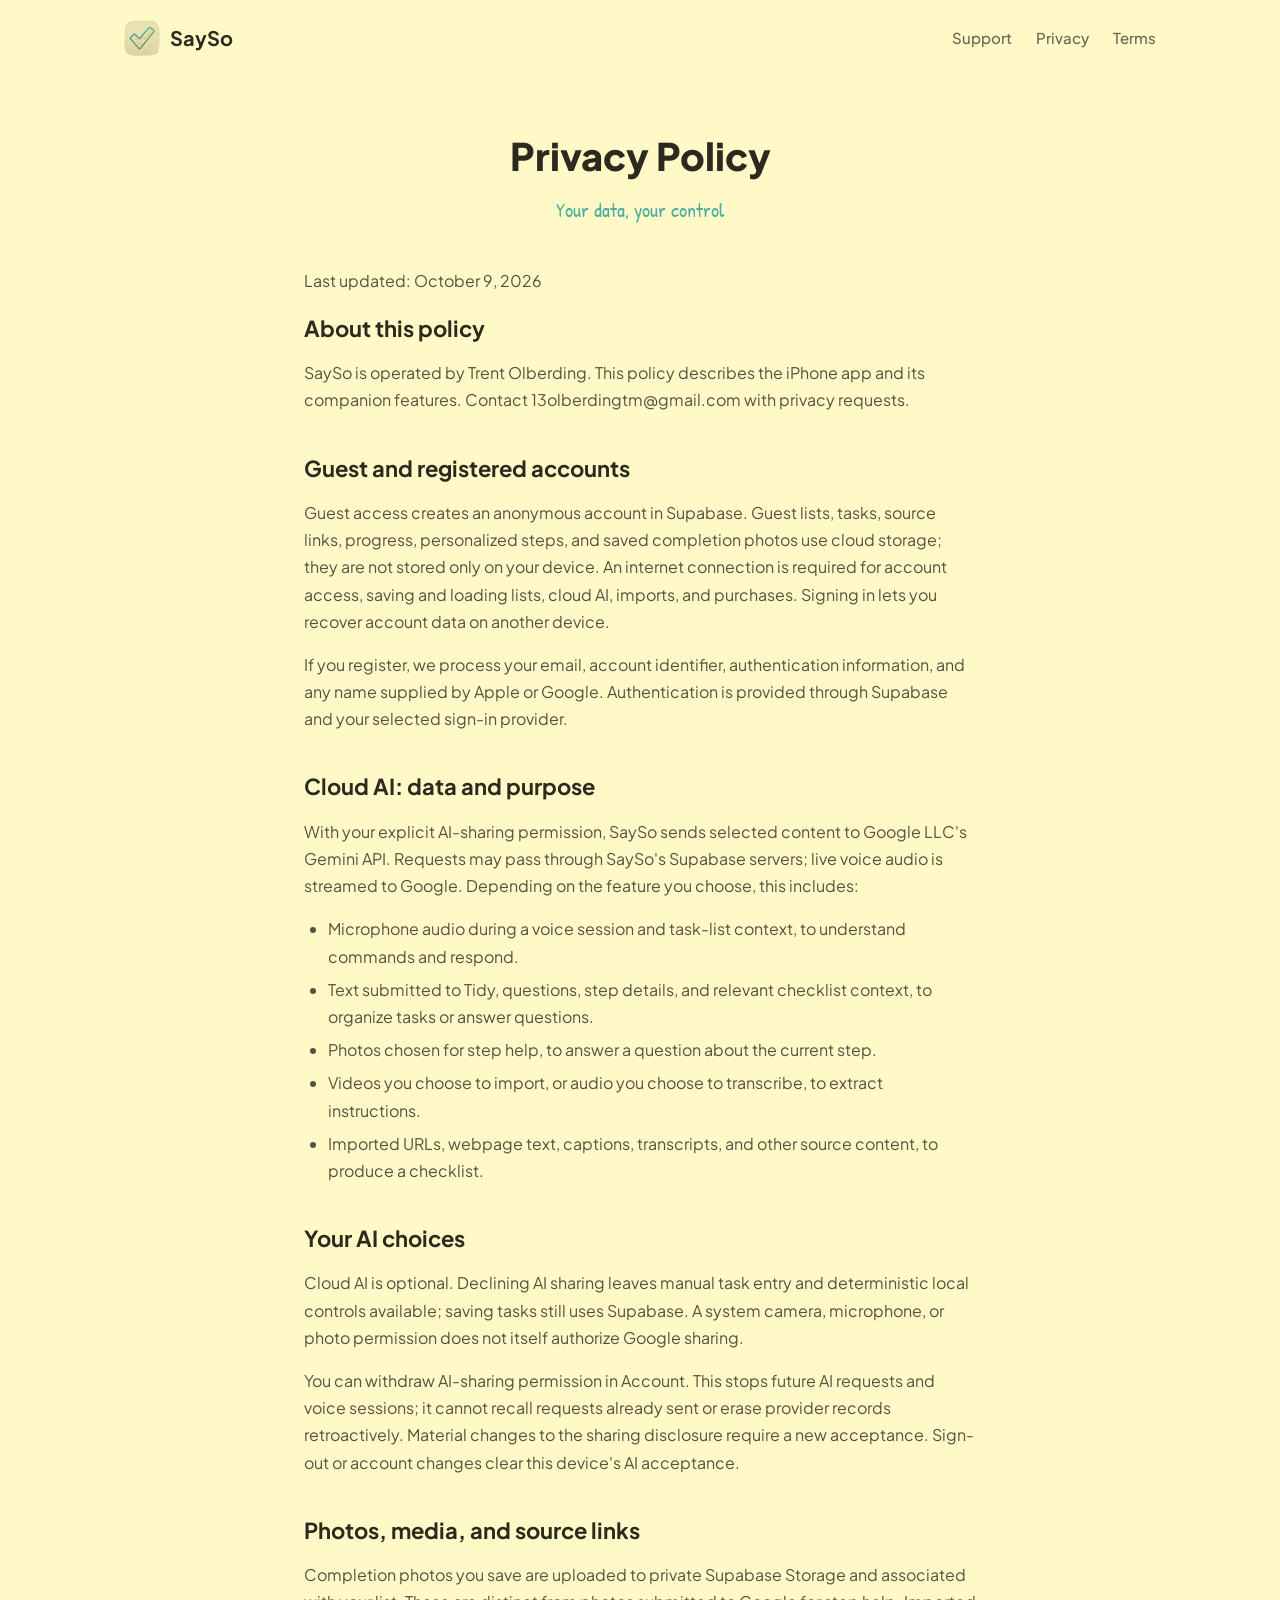
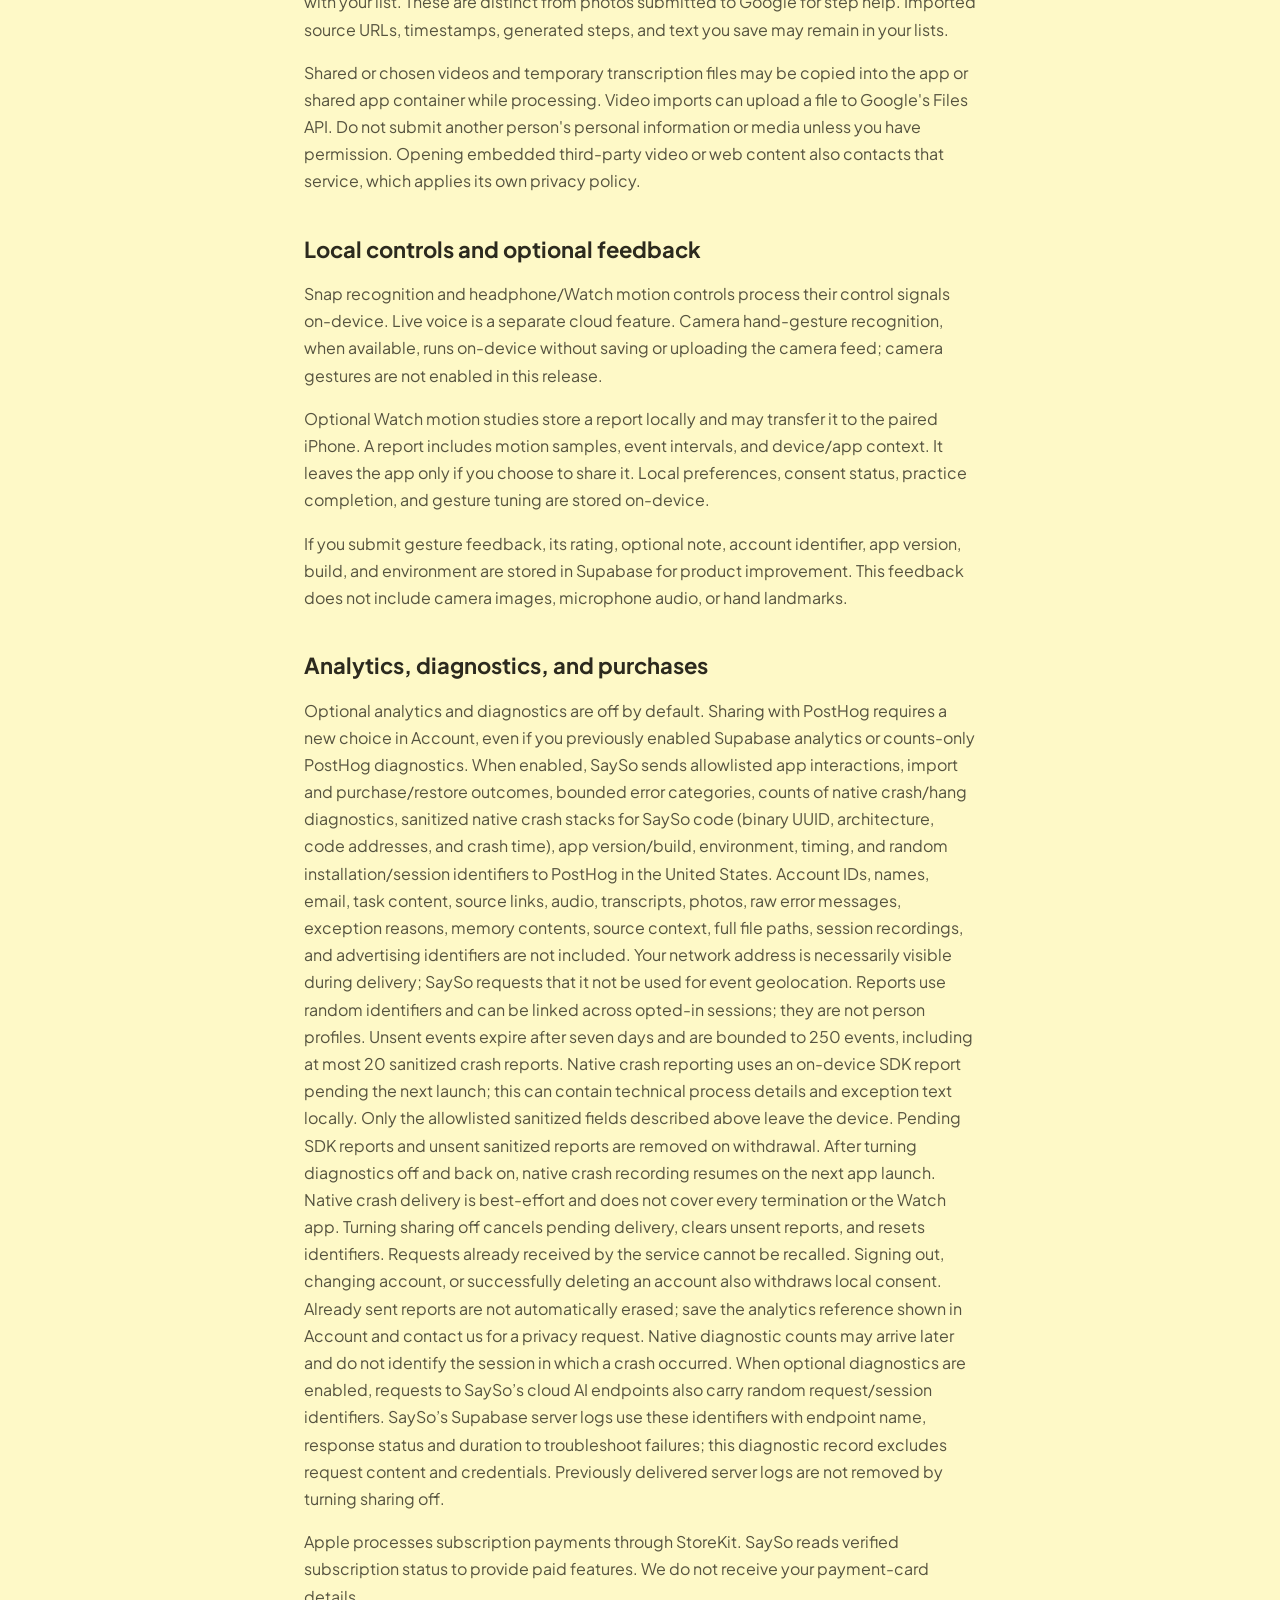
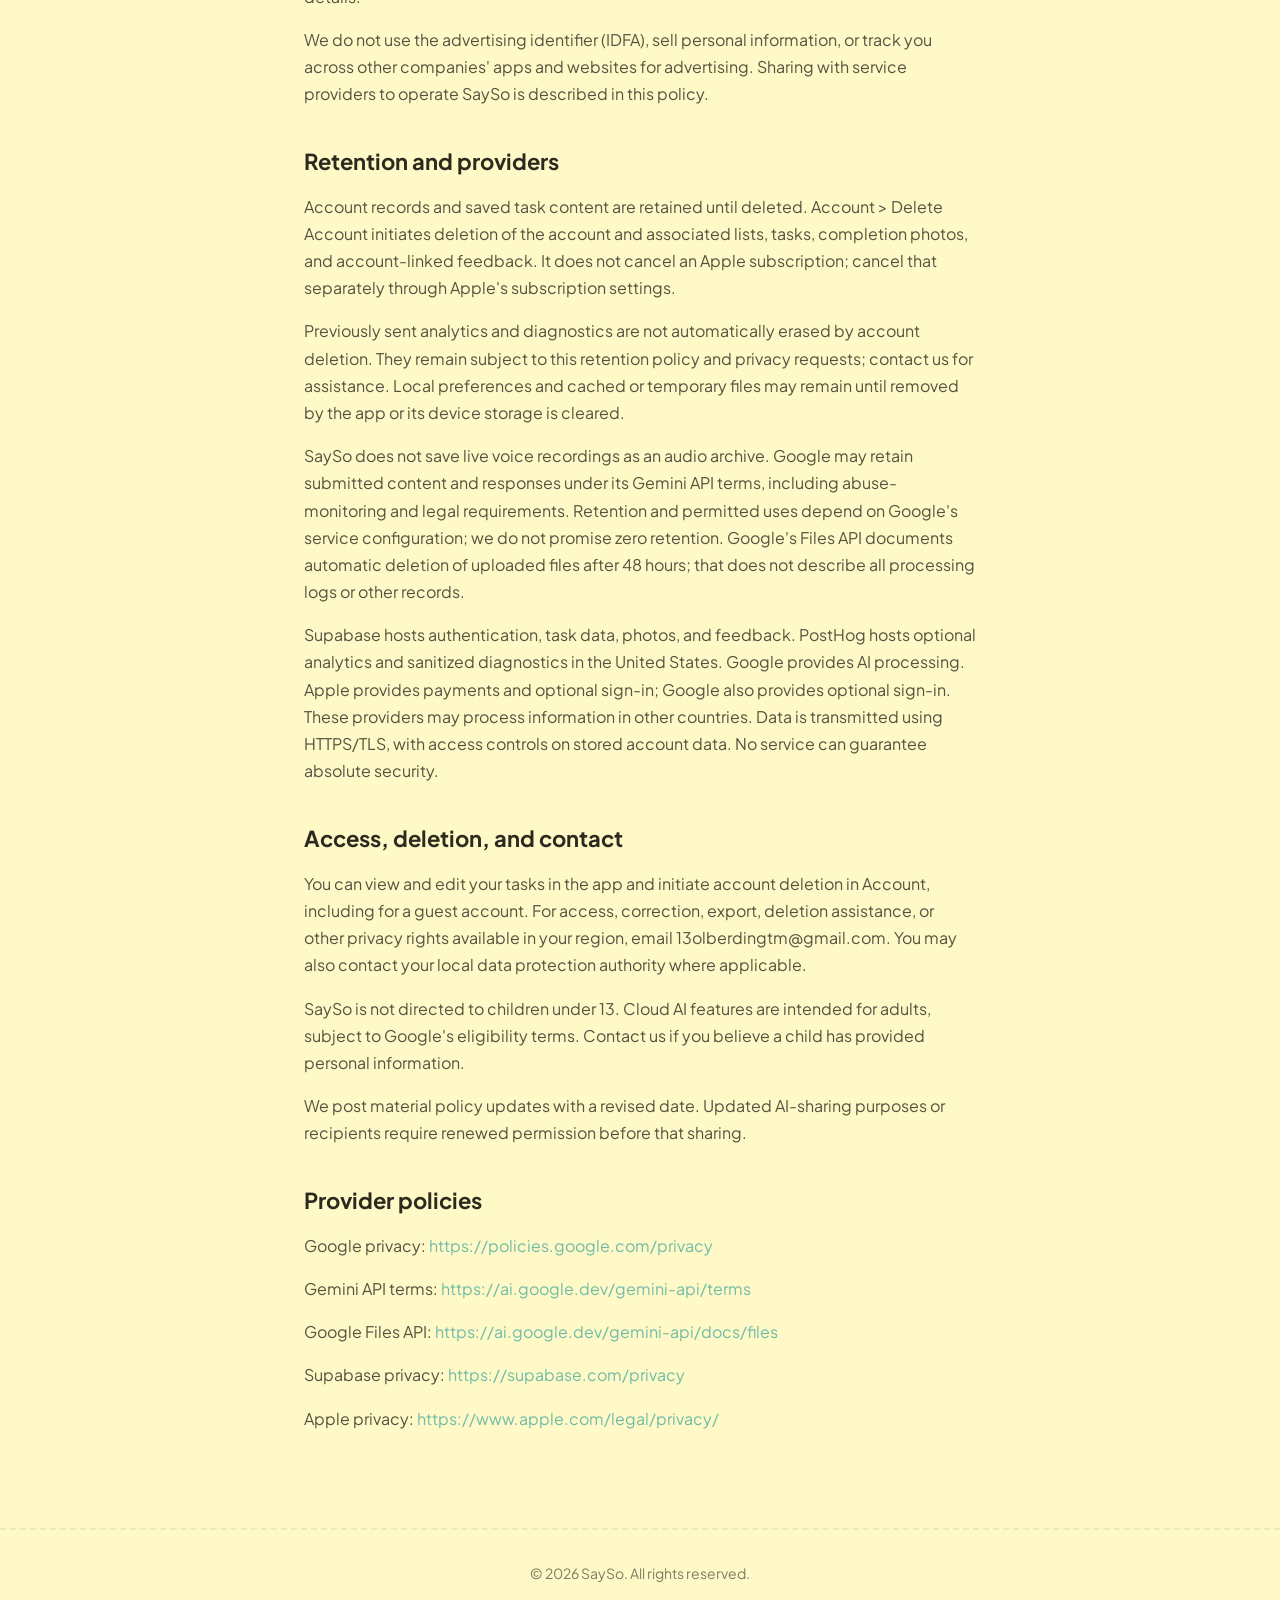
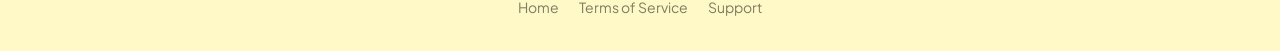
<file: privacy/index.html>
<!DOCTYPE html>
<html lang="en">
<head>
    <meta charset="UTF-8">
    <meta name="viewport" content="width=device-width, initial-scale=1.0">
    <title>Privacy Policy — SaySo</title>
    <meta name="description" content="SaySo Privacy Policy — Guest cloud storage, optional Google AI sharing, photos, analytics, and your choices.">
    <meta name="robots" content="index, follow">
    <link rel="canonical" href="https://getsayso.netlify.app/privacy/">
    <link rel="icon" type="image/png" href="../assets/icon.png">
    <link rel="preconnect" href="https://fonts.googleapis.com">
    <link rel="preconnect" href="https://fonts.gstatic.com" crossorigin>
    <link href="https://fonts.googleapis.com/css2?family=Patrick+Hand&family=Plus+Jakarta+Sans:wght@400;500;600;700;800&display=swap" rel="stylesheet">
    <style>
        :root {
            --bg: #FEF9C7;
            --ink: #2c2a1e;
            --teal: #4EADA0;
            --warm: #D4917A;
            --card: #FFFFFF;
            --card-shadow: 0 2px 8px rgba(44, 42, 30, 0.08), 0 8px 24px rgba(44, 42, 30, 0.06);
            --radius: 12px;
        }
        * { margin: 0; padding: 0; box-sizing: border-box; }
        body {
            font-family: "Plus Jakarta Sans", -apple-system, BlinkMacSystemFont, sans-serif;
            background: var(--bg);
            color: var(--ink);
            line-height: 1.7;
            -webkit-font-smoothing: antialiased;
        }
        nav {
            display: flex;
            justify-content: space-between;
            align-items: center;
            max-width: 1080px;
            margin: 0 auto;
            padding: 20px 24px;
        }
        .nav-brand {
            display: flex;
            align-items: center;
            gap: 10px;
            text-decoration: none;
            color: var(--ink);
        }
        .nav-brand img { width: 36px; height: 36px; border-radius: 8px; }
        .nav-brand span { font-weight: 700; font-size: 20px; }
        .nav-links { display: flex; gap: 24px; list-style: none; }
        .nav-links a {
            text-decoration: none;
            color: var(--ink);
            font-size: 15px;
            font-weight: 500;
            opacity: 0.7;
            transition: opacity 0.2s;
        }
        .nav-links a:hover { opacity: 1; }
        .page-header {
            text-align: center;
            padding: 48px 24px 0;
        }
        .page-header h1 {
            font-size: 38px;
            font-weight: 800;
        }
        .page-header .sub {
            font-family: "Patrick Hand", cursive;
            font-size: 20px;
            color: var(--teal);
            margin-top: 4px;
        }
        .content {
            max-width: 720px;
            margin: 0 auto;
            padding: 40px 24px 80px;
        }
        .updated {
            font-size: 14px;
            opacity: 0.5;
            margin-bottom: 32px;
            text-align: center;
        }
        .content p {
            font-size: 16px;
            margin-bottom: 16px;
            opacity: 0.8;
        }
        .content h2 {
            font-size: 22px;
            font-weight: 700;
            margin: 36px 0 12px;
        }
        .content h2:first-of-type { margin-top: 0; }
        .content ul {
            padding-left: 24px;
            margin: 8px 0 16px;
        }
        .content li {
            font-size: 16px;
            opacity: 0.8;
            margin-bottom: 6px;
        }
        .content a {
            color: var(--teal);
            text-decoration: none;
        }
        .content a:hover { text-decoration: underline; }
        .content strong { opacity: 1; }
        footer {
            text-align: center;
            padding: 32px 24px;
            border-top: 2px dashed rgba(44, 42, 30, 0.12);
            font-size: 14px;
            opacity: 0.6;
        }
        footer a { color: var(--ink); text-decoration: none; }
        footer a:hover { text-decoration: underline; }
        .footer-links {
            margin-top: 10px;
            display: flex;
            justify-content: center;
            gap: 20px;
        }
        @media (max-width: 480px) {
            .page-header h1 { font-size: 30px; }
            .nav-links { display: none; }
        }
    </style>
</head>
<body>
    <nav>
        <a href="../" class="nav-brand">
            <img src="../assets/icon.png" alt="SaySo icon">
            <span>SaySo</span>
        </a>
        <ul class="nav-links">
            <li><a href="../support/">Support</a></li>
            <li><a href="../privacy/">Privacy</a></li>
            <li><a href="../terms/">Terms</a></li>
        </ul>
    </nav>

    <div class="page-header">
        <h1>Privacy Policy</h1>
        <p class="sub">Your data, your control</p>
    </div>

    <main class="content">
<p>Last updated: October 9, 2026</p>
<h2>About this policy</h2>
<p>SaySo is operated by Trent Olberding. This policy describes the iPhone app and its companion features. Contact 13olberdingtm@gmail.com with privacy requests.</p>
<h2>Guest and registered accounts</h2>
<p>Guest access creates an anonymous account in Supabase. Guest lists, tasks, source links, progress, personalized steps, and saved completion photos use cloud storage; they are not stored only on your device. An internet connection is required for account access, saving and loading lists, cloud AI, imports, and purchases. Signing in lets you recover account data on another device.</p>
<p>If you register, we process your email, account identifier, authentication information, and any name supplied by Apple or Google. Authentication is provided through Supabase and your selected sign-in provider.</p>
<h2>Cloud AI: data and purpose</h2>
<p>With your explicit AI-sharing permission, SaySo sends selected content to Google LLC's Gemini API. Requests may pass through SaySo's Supabase servers; live voice audio is streamed to Google. Depending on the feature you choose, this includes:</p>
<ul>
<li>Microphone audio during a voice session and task-list context, to understand commands and respond.</li>
<li>Text submitted to Tidy, questions, step details, and relevant checklist context, to organize tasks or answer questions.</li>
<li>Photos chosen for step help, to answer a question about the current step.</li>
<li>Videos you choose to import, or audio you choose to transcribe, to extract instructions.</li>
<li>Imported URLs, webpage text, captions, transcripts, and other source content, to produce a checklist.</li>
</ul>
<h2>Your AI choices</h2>
<p>Cloud AI is optional. Declining AI sharing leaves manual task entry and deterministic local controls available; saving tasks still uses Supabase. A system camera, microphone, or photo permission does not itself authorize Google sharing.</p>
<p>You can withdraw AI-sharing permission in Account. This stops future AI requests and voice sessions; it cannot recall requests already sent or erase provider records retroactively. Material changes to the sharing disclosure require a new acceptance. Sign-out or account changes clear this device's AI acceptance.</p>
<h2>Photos, media, and source links</h2>
<p>Completion photos you save are uploaded to private Supabase Storage and associated with your list. These are distinct from photos submitted to Google for step help. Imported source URLs, timestamps, generated steps, and text you save may remain in your lists.</p>
<p>Shared or chosen videos and temporary transcription files may be copied into the app or shared app container while processing. Video imports can upload a file to Google's Files API. Do not submit another person's personal information or media unless you have permission. Opening embedded third-party video or web content also contacts that service, which applies its own privacy policy.</p>
<h2>Local controls and optional feedback</h2>
<p>Snap recognition and headphone/Watch motion controls process their control signals on-device. Live voice is a separate cloud feature. Camera hand-gesture recognition, when available, runs on-device without saving or uploading the camera feed; camera gestures are not enabled in this release.</p>
<p>Optional Watch motion studies store a report locally and may transfer it to the paired iPhone. A report includes motion samples, event intervals, and device/app context. It leaves the app only if you choose to share it. Local preferences, consent status, practice completion, and gesture tuning are stored on-device.</p>
<p>If you submit gesture feedback, its rating, optional note, account identifier, app version, build, and environment are stored in Supabase for product improvement. This feedback does not include camera images, microphone audio, or hand landmarks.</p>
<h2>Analytics, diagnostics, and purchases</h2>
<p>Optional analytics and diagnostics are off by default. Sharing with PostHog requires a new choice in Account, even if you previously enabled Supabase analytics or counts-only PostHog diagnostics. When enabled, SaySo sends allowlisted app interactions, import and purchase/restore outcomes, bounded error categories, counts of native crash/hang diagnostics, sanitized native crash stacks for SaySo code (binary UUID, architecture, code addresses, and crash time), app version/build, environment, timing, and random installation/session identifiers to PostHog in the United States. Account IDs, names, email, task content, source links, audio, transcripts, photos, raw error messages, exception reasons, memory contents, source context, full file paths, session recordings, and advertising identifiers are not included. Your network address is necessarily visible during delivery; SaySo requests that it not be used for event geolocation. Reports use random identifiers and can be linked across opted-in sessions; they are not person profiles. Unsent events expire after seven days and are bounded to 250 events, including at most 20 sanitized crash reports. Native crash reporting uses an on-device SDK report pending the next launch; this can contain technical process details and exception text locally. Only the allowlisted sanitized fields described above leave the device. Pending SDK reports and unsent sanitized reports are removed on withdrawal. After turning diagnostics off and back on, native crash recording resumes on the next app launch. Native crash delivery is best-effort and does not cover every termination or the Watch app. Turning sharing off cancels pending delivery, clears unsent reports, and resets identifiers. Requests already received by the service cannot be recalled. Signing out, changing account, or successfully deleting an account also withdraws local consent. Already sent reports are not automatically erased; save the analytics reference shown in Account and contact us for a privacy request. Native diagnostic counts may arrive later and do not identify the session in which a crash occurred. When optional diagnostics are enabled, requests to SaySo’s cloud AI endpoints also carry random request/session identifiers. SaySo’s Supabase server logs use these identifiers with endpoint name, response status and duration to troubleshoot failures; this diagnostic record excludes request content and credentials. Previously delivered server logs are not removed by turning sharing off.</p>
<p>Apple processes subscription payments through StoreKit. SaySo reads verified subscription status to provide paid features. We do not receive your payment-card details.</p>
<p>We do not use the advertising identifier (IDFA), sell personal information, or track you across other companies' apps and websites for advertising. Sharing with service providers to operate SaySo is described in this policy.</p>
<h2>Retention and providers</h2>
<p>Account records and saved task content are retained until deleted. Account &gt; Delete Account initiates deletion of the account and associated lists, tasks, completion photos, and account-linked feedback. It does not cancel an Apple subscription; cancel that separately through Apple's subscription settings.</p>
<p>Previously sent analytics and diagnostics are not automatically erased by account deletion. They remain subject to this retention policy and privacy requests; contact us for assistance. Local preferences and cached or temporary files may remain until removed by the app or its device storage is cleared.</p>
<p>SaySo does not save live voice recordings as an audio archive. Google may retain submitted content and responses under its Gemini API terms, including abuse-monitoring and legal requirements. Retention and permitted uses depend on Google's service configuration; we do not promise zero retention. Google's Files API documents automatic deletion of uploaded files after 48 hours; that does not describe all processing logs or other records.</p>
<p>Supabase hosts authentication, task data, photos, and feedback. PostHog hosts optional analytics and sanitized diagnostics in the United States. Google provides AI processing. Apple provides payments and optional sign-in; Google also provides optional sign-in. These providers may process information in other countries. Data is transmitted using HTTPS/TLS, with access controls on stored account data. No service can guarantee absolute security.</p>
<h2>Access, deletion, and contact</h2>
<p>You can view and edit your tasks in the app and initiate account deletion in Account, including for a guest account. For access, correction, export, deletion assistance, or other privacy rights available in your region, email 13olberdingtm@gmail.com. You may also contact your local data protection authority where applicable.</p>
<p>SaySo is not directed to children under 13. Cloud AI features are intended for adults, subject to Google's eligibility terms. Contact us if you believe a child has provided personal information.</p>
<p>We post material policy updates with a revised date. Updated AI-sharing purposes or recipients require renewed permission before that sharing.</p>
<h2>Provider policies</h2>
<p>Google privacy: <a href="https://policies.google.com/privacy">https://policies.google.com/privacy</a></p>
<p>Gemini API terms: <a href="https://ai.google.dev/gemini-api/terms">https://ai.google.dev/gemini-api/terms</a></p>
<p>Google Files API: <a href="https://ai.google.dev/gemini-api/docs/files">https://ai.google.dev/gemini-api/docs/files</a></p>
<p>Supabase privacy: <a href="https://supabase.com/privacy">https://supabase.com/privacy</a></p>
<p>Apple privacy: <a href="https://www.apple.com/legal/privacy/">https://www.apple.com/legal/privacy/</a></p>
    </main>

    <footer>
        <p>&copy; 2026 SaySo. All rights reserved.</p>
        <div class="footer-links">
            <a href="../">Home</a>
            <a href="../terms/">Terms of Service</a>
            <a href="../support/">Support</a>
        </div>
    </footer>
</body>
</html>
</file>
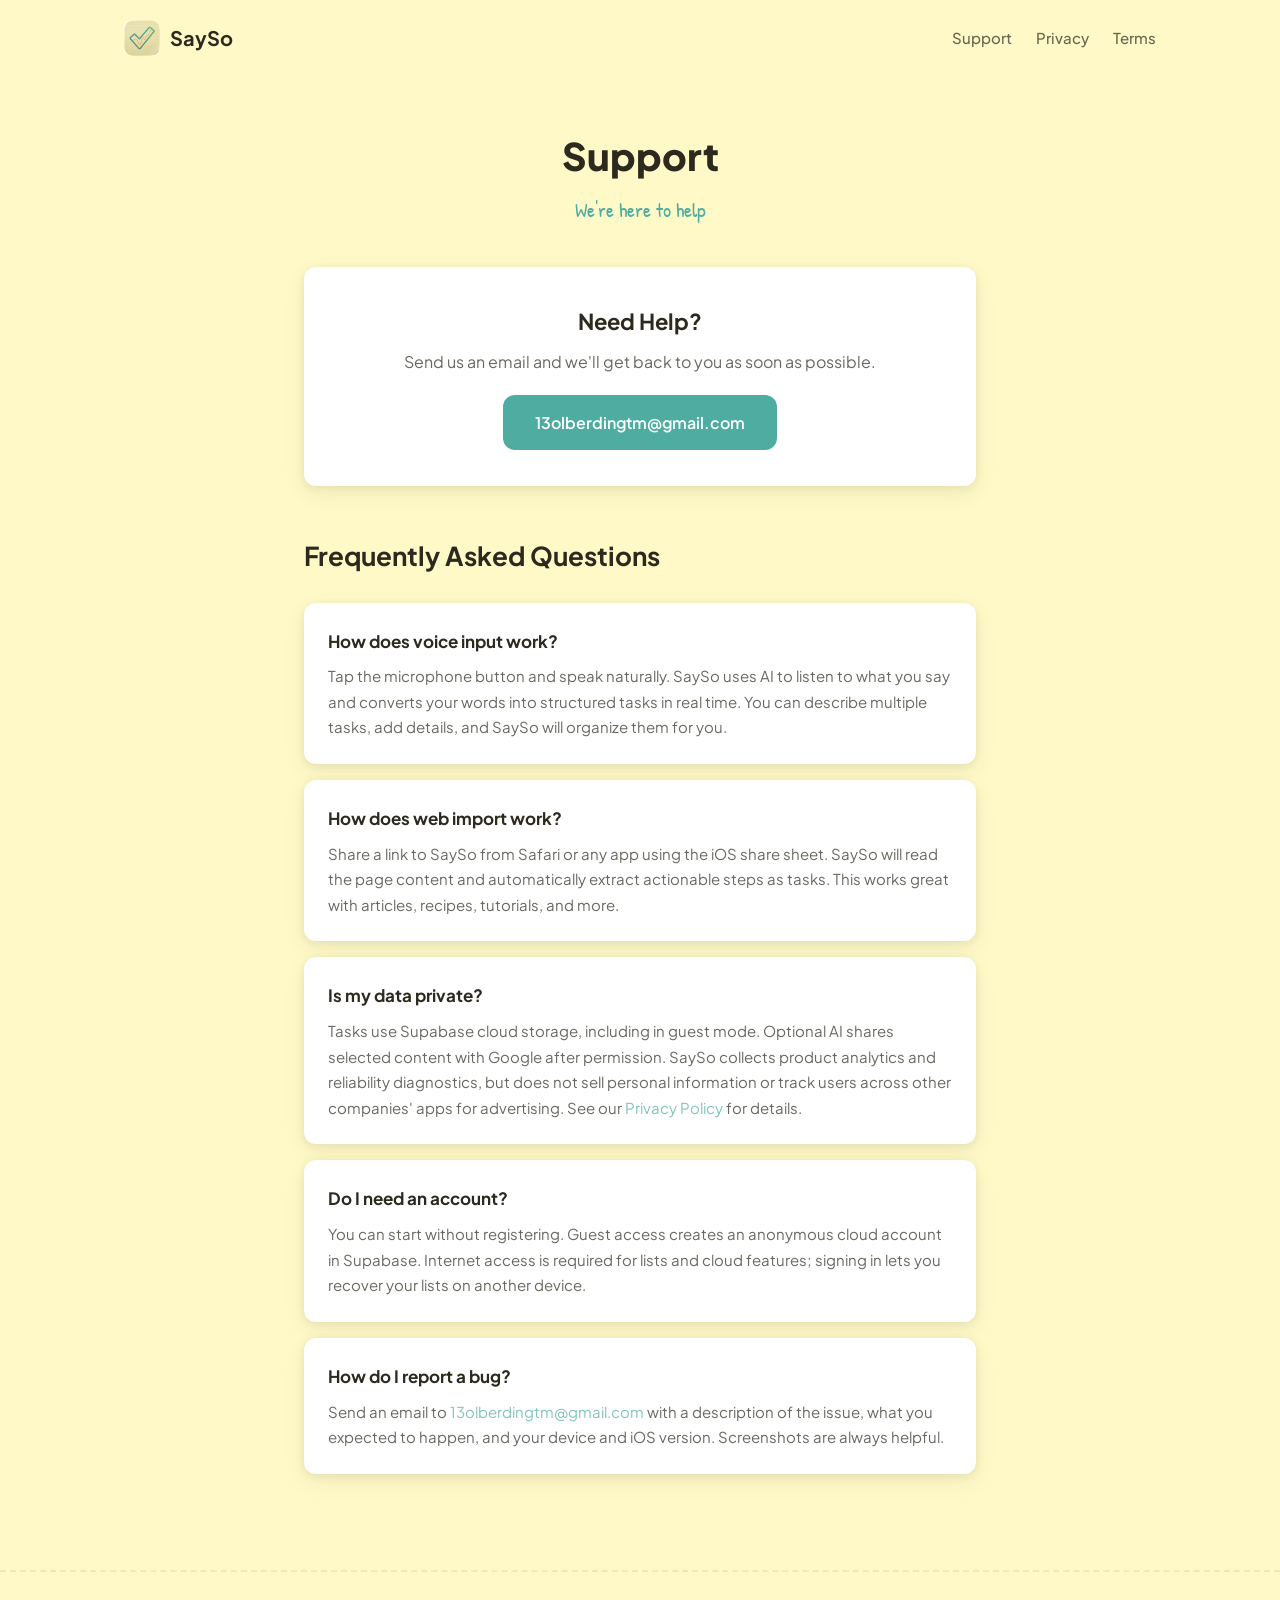
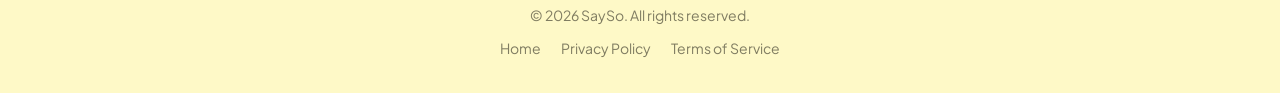
<file: support/index.html>
<!DOCTYPE html>
<html lang="en">
<head>
    <meta charset="UTF-8">
    <meta name="viewport" content="width=device-width, initial-scale=1.0">
    <title>Support — SaySo</title>
    <meta name="description" content="Get help with SaySo. Find answers to frequently asked questions or contact our support team.">
    <meta name="robots" content="index, follow">
    <link rel="canonical" href="https://getsayso.netlify.app/support/">
    <link rel="icon" type="image/png" href="../assets/icon.png">
    <link rel="preconnect" href="https://fonts.googleapis.com">
    <link rel="preconnect" href="https://fonts.gstatic.com" crossorigin>
    <link href="https://fonts.googleapis.com/css2?family=Patrick+Hand&family=Plus+Jakarta+Sans:wght@400;500;600;700;800&display=swap" rel="stylesheet">
    <style>
        :root {
            --bg: #FEF9C7;
            --ink: #2c2a1e;
            --teal: #4EADA0;
            --warm: #D4917A;
            --card: #FFFFFF;
            --card-shadow: 0 2px 8px rgba(44, 42, 30, 0.08), 0 8px 24px rgba(44, 42, 30, 0.06);
            --radius: 12px;
        }
        * { margin: 0; padding: 0; box-sizing: border-box; }
        body {
            font-family: "Plus Jakarta Sans", -apple-system, BlinkMacSystemFont, sans-serif;
            background: var(--bg);
            color: var(--ink);
            line-height: 1.7;
            -webkit-font-smoothing: antialiased;
        }
        nav {
            display: flex;
            justify-content: space-between;
            align-items: center;
            max-width: 1080px;
            margin: 0 auto;
            padding: 20px 24px;
        }
        .nav-brand {
            display: flex;
            align-items: center;
            gap: 10px;
            text-decoration: none;
            color: var(--ink);
        }
        .nav-brand img { width: 36px; height: 36px; border-radius: 8px; }
        .nav-brand span { font-weight: 700; font-size: 20px; }
        .nav-links { display: flex; gap: 24px; list-style: none; }
        .nav-links a {
            text-decoration: none;
            color: var(--ink);
            font-size: 15px;
            font-weight: 500;
            opacity: 0.7;
            transition: opacity 0.2s;
        }
        .nav-links a:hover { opacity: 1; }
        .page-header {
            text-align: center;
            padding: 48px 24px 0;
        }
        .page-header h1 {
            font-size: 38px;
            font-weight: 800;
        }
        .page-header .sub {
            font-family: "Patrick Hand", cursive;
            font-size: 20px;
            color: var(--teal);
            margin-top: 4px;
        }
        .content {
            max-width: 720px;
            margin: 0 auto;
            padding: 40px 24px 80px;
        }
        .contact-box {
            background: var(--card);
            border-radius: var(--radius);
            padding: 36px;
            box-shadow: var(--card-shadow);
            text-align: center;
            margin-bottom: 48px;
        }
        .contact-box h2 {
            font-size: 22px;
            margin-bottom: 8px;
        }
        .contact-box p {
            font-size: 16px;
            opacity: 0.7;
            margin-bottom: 20px;
        }
        .email-btn {
            display: inline-block;
            padding: 14px 32px;
            background: var(--teal);
            color: white;
            text-decoration: none;
            border-radius: var(--radius);
            font-size: 16px;
            font-weight: 600;
            transition: background 0.2s, transform 0.2s;
        }
        .email-btn:hover {
            background: #429b8f;
            transform: translateY(-1px);
        }
        .faq h2 {
            font-size: 26px;
            font-weight: 700;
            margin-bottom: 24px;
        }
        .faq-item {
            background: var(--card);
            border-radius: var(--radius);
            padding: 24px;
            margin-bottom: 16px;
            box-shadow: var(--card-shadow);
        }
        .faq-item h3 {
            font-size: 17px;
            font-weight: 700;
            margin-bottom: 8px;
        }
        .faq-item p {
            font-size: 15px;
            opacity: 0.7;
            line-height: 1.7;
        }
        .faq-item a {
            color: var(--teal);
            text-decoration: none;
        }
        .faq-item a:hover { text-decoration: underline; }
        footer {
            text-align: center;
            padding: 32px 24px;
            border-top: 2px dashed rgba(44, 42, 30, 0.12);
            font-size: 14px;
            opacity: 0.6;
        }
        footer a { color: var(--ink); text-decoration: none; }
        footer a:hover { text-decoration: underline; }
        .footer-links {
            margin-top: 10px;
            display: flex;
            justify-content: center;
            gap: 20px;
        }
        @media (max-width: 480px) {
            .page-header h1 { font-size: 30px; }
            .nav-links { display: none; }
        }
    </style>
</head>
<body>
    <nav>
        <a href="../" class="nav-brand">
            <img src="../assets/icon.png" alt="SaySo icon">
            <span>SaySo</span>
        </a>
        <ul class="nav-links">
            <li><a href="../support/">Support</a></li>
            <li><a href="../privacy/">Privacy</a></li>
            <li><a href="../terms/">Terms</a></li>
        </ul>
    </nav>

    <div class="page-header">
        <h1>Support</h1>
        <p class="sub">We're here to help</p>
    </div>

    <main class="content">
        <div class="contact-box">
            <h2>Need Help?</h2>
            <p>Send us an email and we'll get back to you as soon as possible.</p>
            <a href="mailto:13olberdingtm@gmail.com" class="email-btn">13olberdingtm@gmail.com</a>
        </div>

        <section class="faq">
            <h2>Frequently Asked Questions</h2>

            <article class="faq-item">
                <h3>How does voice input work?</h3>
                <p>Tap the microphone button and speak naturally. SaySo uses AI to listen to what you say and converts your words into structured tasks in real time. You can describe multiple tasks, add details, and SaySo will organize them for you.</p>
            </article>

            <article class="faq-item">
                <h3>How does web import work?</h3>
                <p>Share a link to SaySo from Safari or any app using the iOS share sheet. SaySo will read the page content and automatically extract actionable steps as tasks. This works great with articles, recipes, tutorials, and more.</p>
            </article>

            <article class="faq-item">
                <h3>Is my data private?</h3>
                <p>Tasks use Supabase cloud storage, including in guest mode. Optional AI shares selected content with Google after permission. SaySo collects product analytics and reliability diagnostics, but does not sell personal information or track users across other companies' apps for advertising. See our <a href="../privacy/">Privacy Policy</a> for details.</p>
            </article>

            <article class="faq-item">
                <h3>Do I need an account?</h3>
                <p>You can start without registering. Guest access creates an anonymous cloud account in Supabase. Internet access is required for lists and cloud features; signing in lets you recover your lists on another device.</p>
            </article>

            <article class="faq-item">
                <h3>How do I report a bug?</h3>
                <p>Send an email to <a href="mailto:13olberdingtm@gmail.com">13olberdingtm@gmail.com</a> with a description of the issue, what you expected to happen, and your device and iOS version. Screenshots are always helpful.</p>
            </article>
        </section>
    </main>

    <footer>
        <p>&copy; 2026 SaySo. All rights reserved.</p>
        <div class="footer-links">
            <a href="../">Home</a>
            <a href="../privacy/">Privacy Policy</a>
            <a href="../terms/">Terms of Service</a>
        </div>
    </footer>
</body>
</html>
</file>
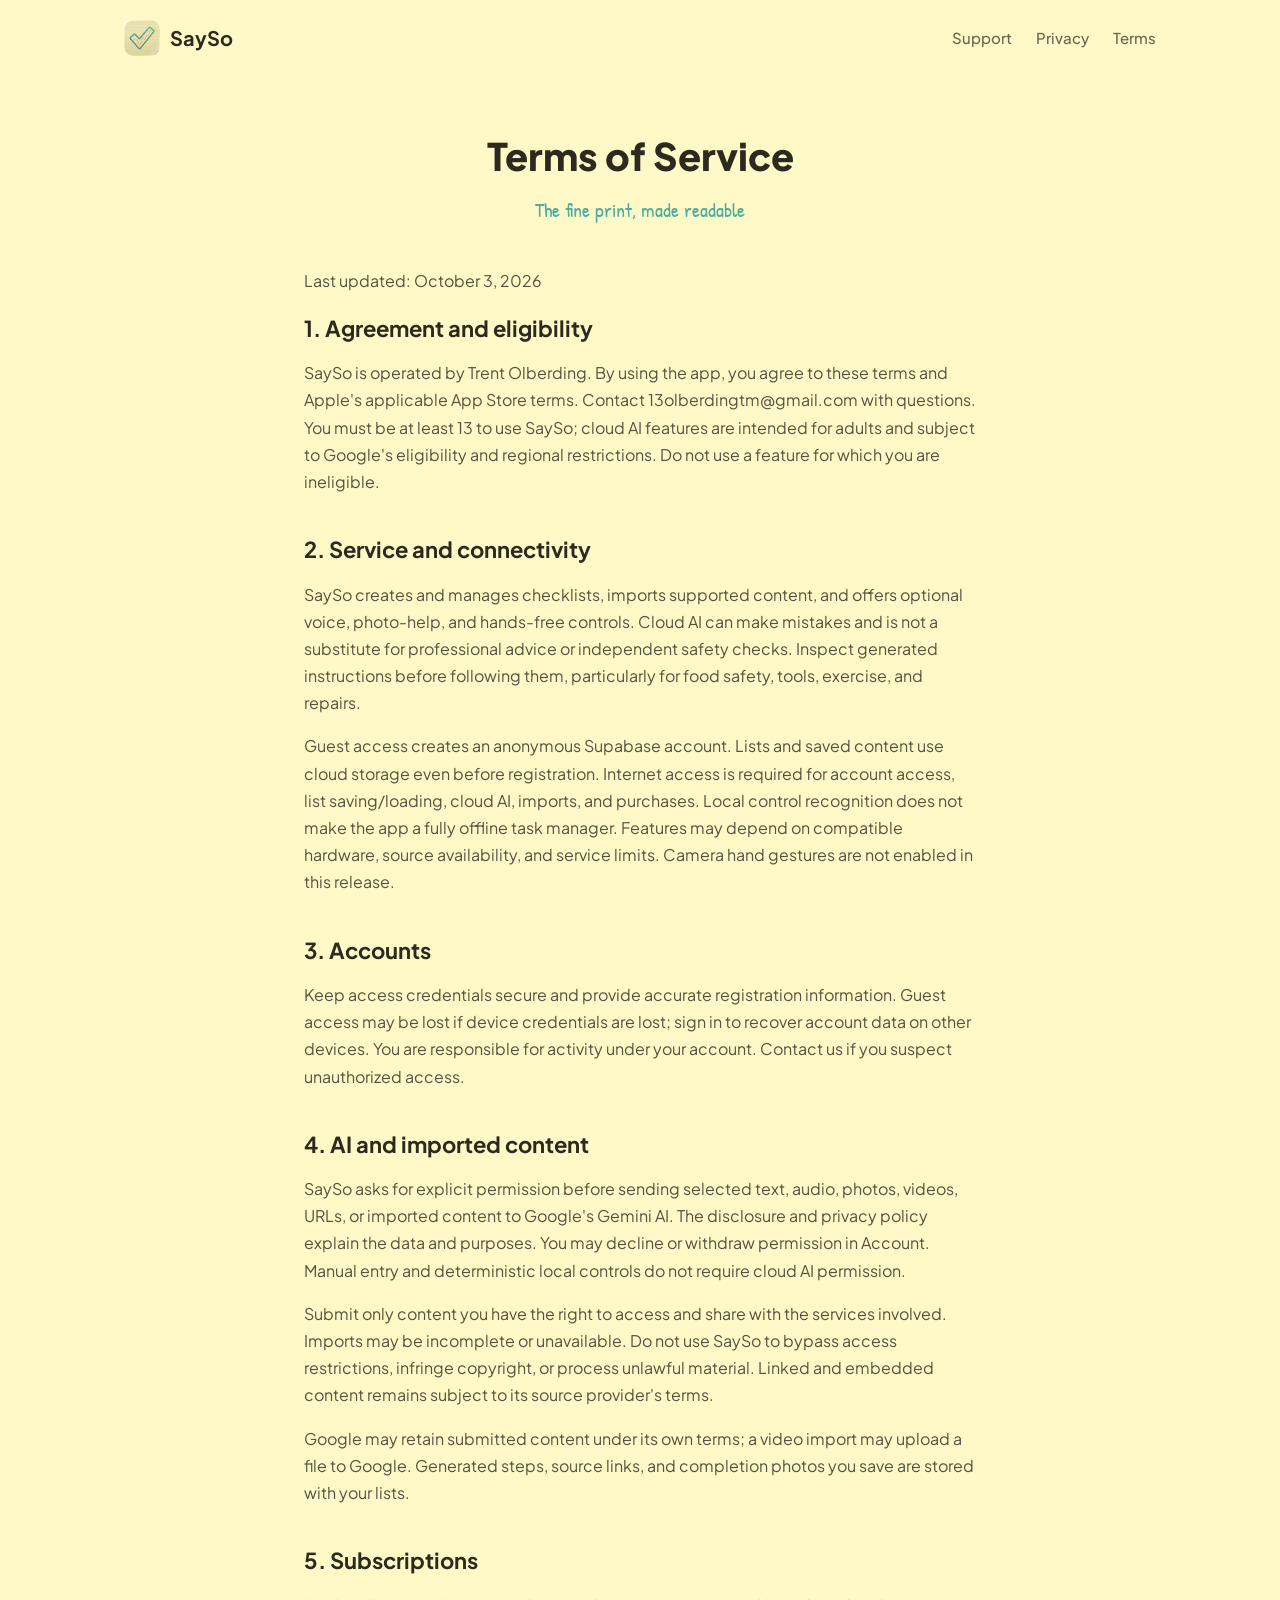
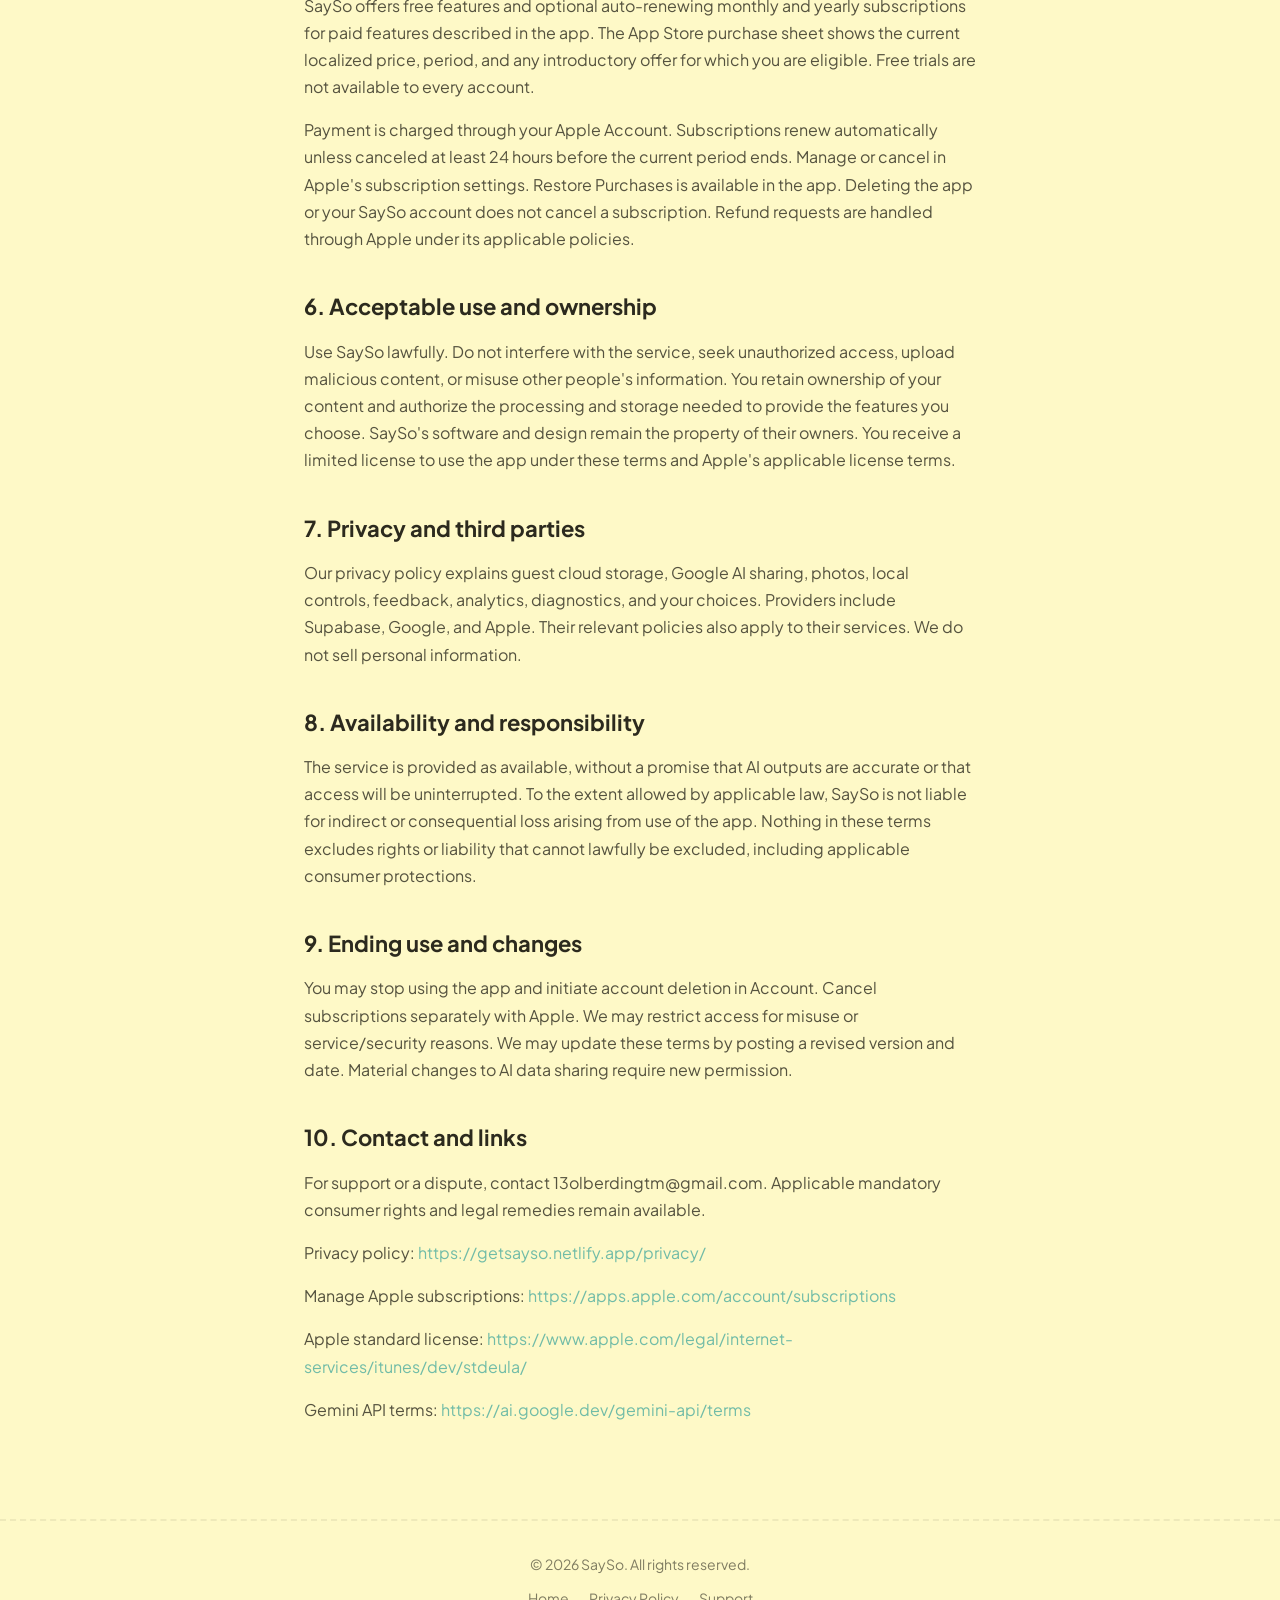
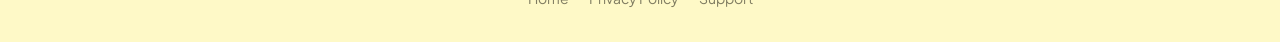
<file: terms/index.html>
<!DOCTYPE html>
<html lang="en">
<head>
    <meta charset="UTF-8">
    <meta name="viewport" content="width=device-width, initial-scale=1.0">
    <title>Terms of Service — SaySo</title>
    <meta name="description" content="SaySo Terms of Service — The terms governing your use of the SaySo voice-powered task management app.">
    <meta name="robots" content="index, follow">
    <link rel="canonical" href="https://getsayso.netlify.app/terms/">
    <link rel="icon" type="image/png" href="../assets/icon.png">
    <link rel="preconnect" href="https://fonts.googleapis.com">
    <link rel="preconnect" href="https://fonts.gstatic.com" crossorigin>
    <link href="https://fonts.googleapis.com/css2?family=Patrick+Hand&family=Plus+Jakarta+Sans:wght@400;500;600;700;800&display=swap" rel="stylesheet">
    <style>
        :root {
            --bg: #FEF9C7;
            --ink: #2c2a1e;
            --teal: #4EADA0;
            --warm: #D4917A;
            --card: #FFFFFF;
            --card-shadow: 0 2px 8px rgba(44, 42, 30, 0.08), 0 8px 24px rgba(44, 42, 30, 0.06);
            --radius: 12px;
        }
        * { margin: 0; padding: 0; box-sizing: border-box; }
        body {
            font-family: "Plus Jakarta Sans", -apple-system, BlinkMacSystemFont, sans-serif;
            background: var(--bg);
            color: var(--ink);
            line-height: 1.7;
            -webkit-font-smoothing: antialiased;
        }
        nav {
            display: flex;
            justify-content: space-between;
            align-items: center;
            max-width: 1080px;
            margin: 0 auto;
            padding: 20px 24px;
        }
        .nav-brand {
            display: flex;
            align-items: center;
            gap: 10px;
            text-decoration: none;
            color: var(--ink);
        }
        .nav-brand img { width: 36px; height: 36px; border-radius: 8px; }
        .nav-brand span { font-weight: 700; font-size: 20px; }
        .nav-links { display: flex; gap: 24px; list-style: none; }
        .nav-links a {
            text-decoration: none;
            color: var(--ink);
            font-size: 15px;
            font-weight: 500;
            opacity: 0.7;
            transition: opacity 0.2s;
        }
        .nav-links a:hover { opacity: 1; }
        .page-header {
            text-align: center;
            padding: 48px 24px 0;
        }
        .page-header h1 {
            font-size: 38px;
            font-weight: 800;
        }
        .page-header .sub {
            font-family: "Patrick Hand", cursive;
            font-size: 20px;
            color: var(--teal);
            margin-top: 4px;
        }
        .content {
            max-width: 720px;
            margin: 0 auto;
            padding: 40px 24px 80px;
        }
        .updated {
            font-size: 14px;
            opacity: 0.5;
            margin-bottom: 32px;
            text-align: center;
        }
        .content p {
            font-size: 16px;
            margin-bottom: 16px;
            opacity: 0.8;
        }
        .content h2 {
            font-size: 22px;
            font-weight: 700;
            margin: 36px 0 12px;
        }
        .content h2:first-of-type { margin-top: 0; }
        .content h3 {
            font-size: 18px;
            font-weight: 600;
            margin: 24px 0 8px;
        }
        .content ul {
            padding-left: 24px;
            margin: 8px 0 16px;
        }
        .content li {
            font-size: 16px;
            opacity: 0.8;
            margin-bottom: 6px;
        }
        .content a {
            color: var(--teal);
            text-decoration: none;
        }
        .content a:hover { text-decoration: underline; }
        .content strong { opacity: 1; }
        .caps {
            text-transform: none;
            font-size: 15px;
        }
        footer {
            text-align: center;
            padding: 32px 24px;
            border-top: 2px dashed rgba(44, 42, 30, 0.12);
            font-size: 14px;
            opacity: 0.6;
        }
        footer a { color: var(--ink); text-decoration: none; }
        footer a:hover { text-decoration: underline; }
        .footer-links {
            margin-top: 10px;
            display: flex;
            justify-content: center;
            gap: 20px;
        }
        @media (max-width: 480px) {
            .page-header h1 { font-size: 30px; }
            .nav-links { display: none; }
        }
    </style>
</head>
<body>
    <nav>
        <a href="../" class="nav-brand">
            <img src="../assets/icon.png" alt="SaySo icon">
            <span>SaySo</span>
        </a>
        <ul class="nav-links">
            <li><a href="../support/">Support</a></li>
            <li><a href="../privacy/">Privacy</a></li>
            <li><a href="../terms/">Terms</a></li>
        </ul>
    </nav>

    <div class="page-header">
        <h1>Terms of Service</h1>
        <p class="sub">The fine print, made readable</p>
    </div>

    <main class="content">
<p>Last updated: October 3, 2026</p>
<h2>1. Agreement and eligibility</h2>
<p>SaySo is operated by Trent Olberding. By using the app, you agree to these terms and Apple's applicable App Store terms. Contact 13olberdingtm@gmail.com with questions. You must be at least 13 to use SaySo; cloud AI features are intended for adults and subject to Google's eligibility and regional restrictions. Do not use a feature for which you are ineligible.</p>
<h2>2. Service and connectivity</h2>
<p>SaySo creates and manages checklists, imports supported content, and offers optional voice, photo-help, and hands-free controls. Cloud AI can make mistakes and is not a substitute for professional advice or independent safety checks. Inspect generated instructions before following them, particularly for food safety, tools, exercise, and repairs.</p>
<p>Guest access creates an anonymous Supabase account. Lists and saved content use cloud storage even before registration. Internet access is required for account access, list saving/loading, cloud AI, imports, and purchases. Local control recognition does not make the app a fully offline task manager. Features may depend on compatible hardware, source availability, and service limits. Camera hand gestures are not enabled in this release.</p>
<h2>3. Accounts</h2>
<p>Keep access credentials secure and provide accurate registration information. Guest access may be lost if device credentials are lost; sign in to recover account data on other devices. You are responsible for activity under your account. Contact us if you suspect unauthorized access.</p>
<h2>4. AI and imported content</h2>
<p>SaySo asks for explicit permission before sending selected text, audio, photos, videos, URLs, or imported content to Google's Gemini AI. The disclosure and privacy policy explain the data and purposes. You may decline or withdraw permission in Account. Manual entry and deterministic local controls do not require cloud AI permission.</p>
<p>Submit only content you have the right to access and share with the services involved. Imports may be incomplete or unavailable. Do not use SaySo to bypass access restrictions, infringe copyright, or process unlawful material. Linked and embedded content remains subject to its source provider's terms.</p>
<p>Google may retain submitted content under its own terms; a video import may upload a file to Google. Generated steps, source links, and completion photos you save are stored with your lists.</p>
<h2>5. Subscriptions</h2>
<p>SaySo offers free features and optional auto-renewing monthly and yearly subscriptions for paid features described in the app. The App Store purchase sheet shows the current localized price, period, and any introductory offer for which you are eligible. Free trials are not available to every account.</p>
<p>Payment is charged through your Apple Account. Subscriptions renew automatically unless canceled at least 24 hours before the current period ends. Manage or cancel in Apple's subscription settings. Restore Purchases is available in the app. Deleting the app or your SaySo account does not cancel a subscription. Refund requests are handled through Apple under its applicable policies.</p>
<h2>6. Acceptable use and ownership</h2>
<p>Use SaySo lawfully. Do not interfere with the service, seek unauthorized access, upload malicious content, or misuse other people's information. You retain ownership of your content and authorize the processing and storage needed to provide the features you choose. SaySo's software and design remain the property of their owners. You receive a limited license to use the app under these terms and Apple's applicable license terms.</p>
<h2>7. Privacy and third parties</h2>
<p>Our privacy policy explains guest cloud storage, Google AI sharing, photos, local controls, feedback, analytics, diagnostics, and your choices. Providers include Supabase, Google, and Apple. Their relevant policies also apply to their services. We do not sell personal information.</p>
<h2>8. Availability and responsibility</h2>
<p>The service is provided as available, without a promise that AI outputs are accurate or that access will be uninterrupted. To the extent allowed by applicable law, SaySo is not liable for indirect or consequential loss arising from use of the app. Nothing in these terms excludes rights or liability that cannot lawfully be excluded, including applicable consumer protections.</p>
<h2>9. Ending use and changes</h2>
<p>You may stop using the app and initiate account deletion in Account. Cancel subscriptions separately with Apple. We may restrict access for misuse or service/security reasons. We may update these terms by posting a revised version and date. Material changes to AI data sharing require new permission.</p>
<h2>10. Contact and links</h2>
<p>For support or a dispute, contact 13olberdingtm@gmail.com. Applicable mandatory consumer rights and legal remedies remain available.</p>
<p>Privacy policy: <a href="https://getsayso.netlify.app/privacy/">https://getsayso.netlify.app/privacy/</a></p>
<p>Manage Apple subscriptions: <a href="https://apps.apple.com/account/subscriptions">https://apps.apple.com/account/subscriptions</a></p>
<p>Apple standard license: <a href="https://www.apple.com/legal/internet-services/itunes/dev/stdeula/">https://www.apple.com/legal/internet-services/itunes/dev/stdeula/</a></p>
<p>Gemini API terms: <a href="https://ai.google.dev/gemini-api/terms">https://ai.google.dev/gemini-api/terms</a></p>
    </main>

    <footer>
        <p>&copy; 2026 SaySo. All rights reserved.</p>
        <div class="footer-links">
            <a href="../">Home</a>
            <a href="../privacy/">Privacy Policy</a>
            <a href="../support/">Support</a>
        </div>
    </footer>
</body>
</html>
</file>
